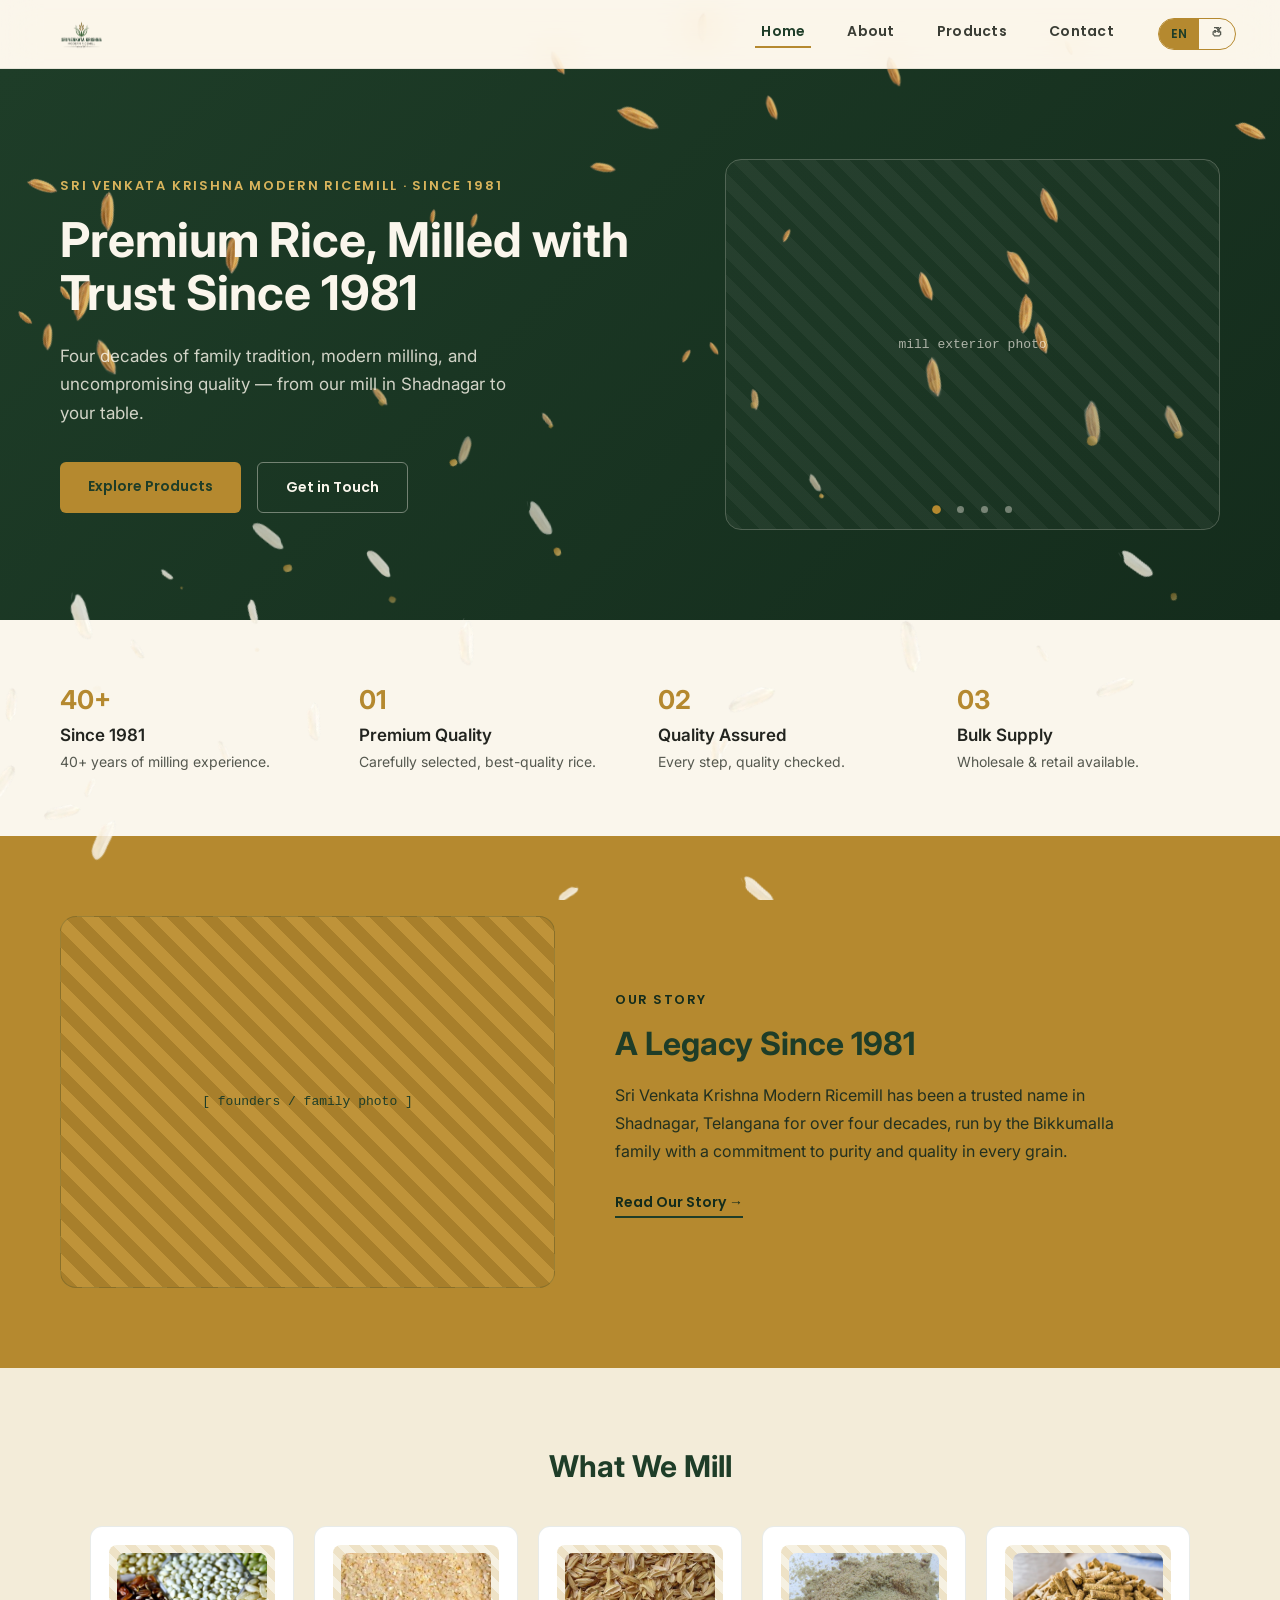
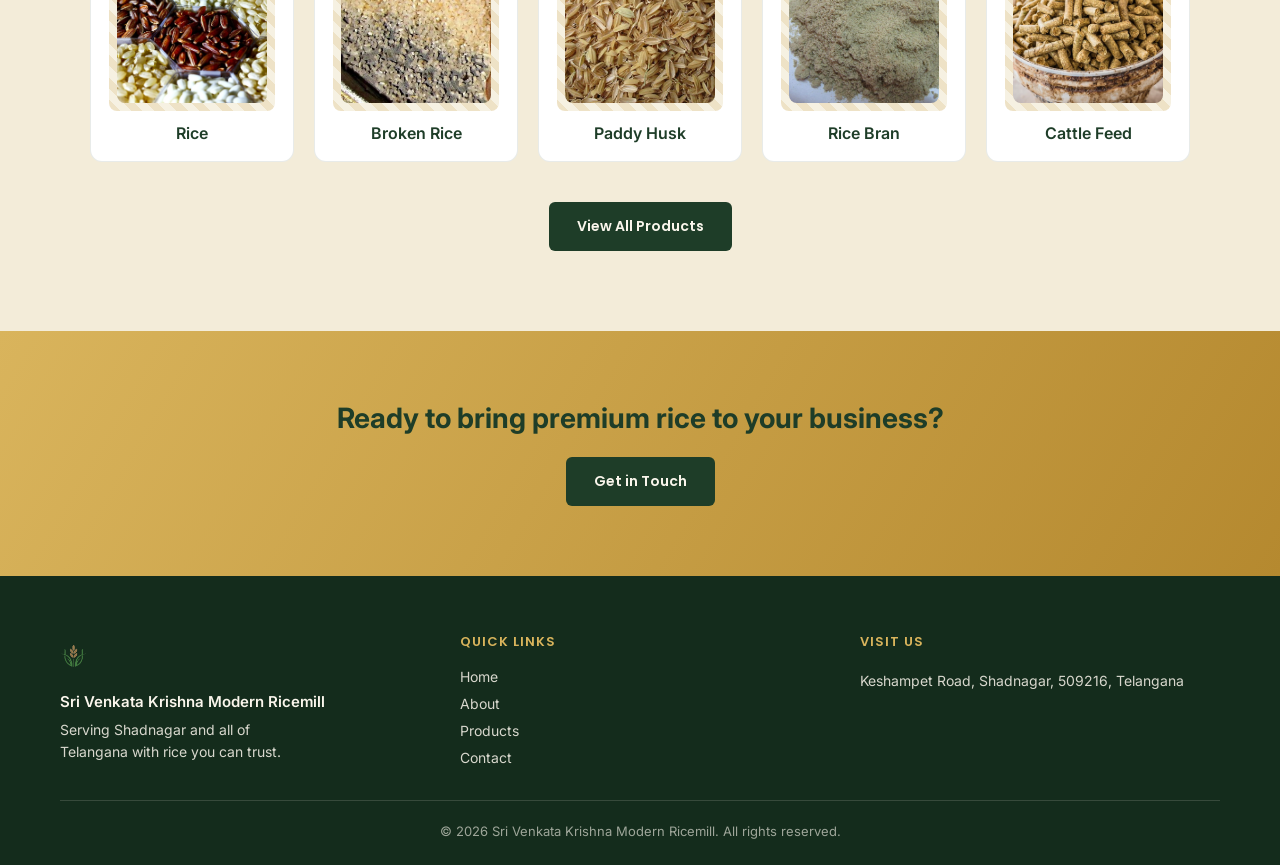
<file: index.html>
<!DOCTYPE html>
<html lang="en">
<head>
<meta charset="UTF-8" />
<meta name="viewport" content="width=device-width, initial-scale=1.0" />
<title>Sri Venkata Krishna Modern Ricemill</title>
<meta name="description" content="Sri Venkata Krishna Modern Ricemill — premium rice milled with trust since 1981. Based in Shadnagar, Telangana." />
<link rel="icon" href="assets/logo-mark.png" type="image/png" />
<link rel="preconnect" href="https://fonts.googleapis.com" />
<link rel="preconnect" href="https://fonts.gstatic.com" crossorigin />
<link href="https://fonts.googleapis.com/css2?family=Poppins:wght@500;600;700;800&family=Inter:wght@400;500;600&family=Noto+Sans+Telugu:wght@400;500;600;700&display=swap" rel="stylesheet" />
<link rel="stylesheet" href="css/styles.css" />
</head>
<body>
<div id="app"></div>
<script src="js/grains.js"></script>
<script src="js/script.js"></script>
</body>
</html>
</file>
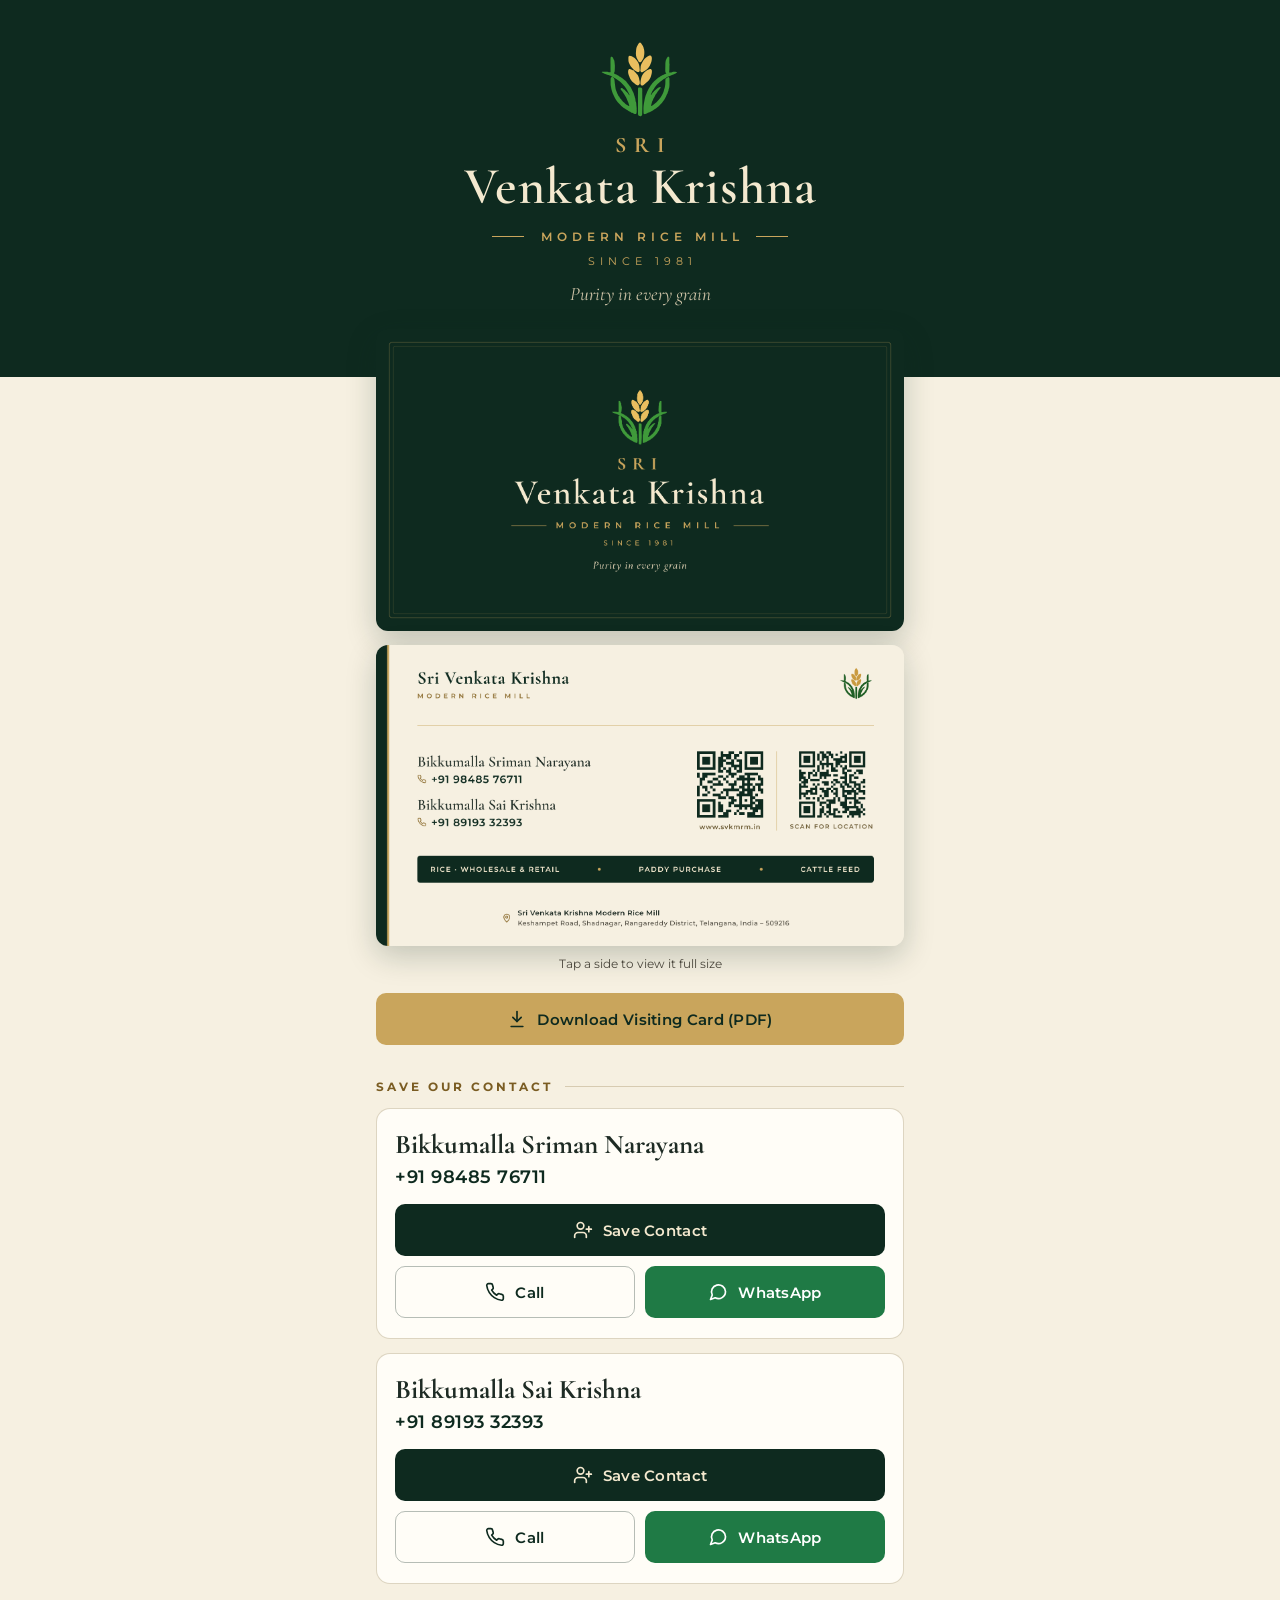
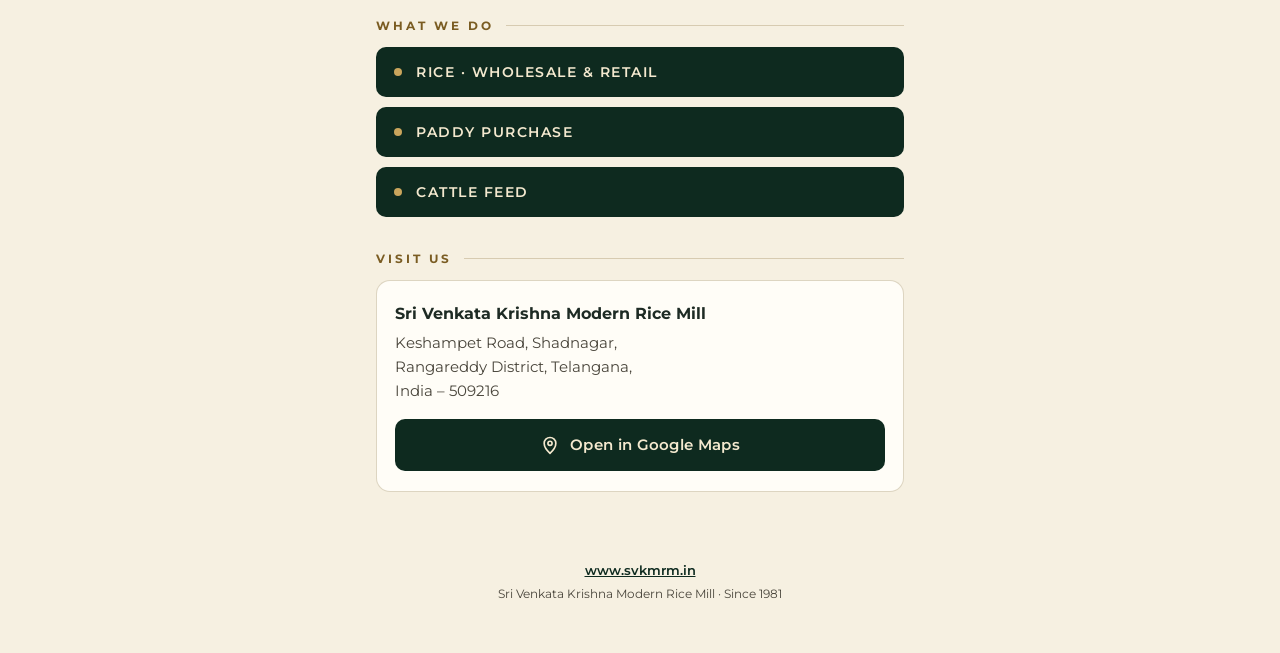
<file: card/index.html>
<!DOCTYPE html>
<html lang="en">
<head>
<meta charset="UTF-8" />
<meta name="viewport" content="width=device-width, initial-scale=1.0" />
<title>Visiting Card · Sri Venkata Krishna Modern Rice Mill</title>
<meta name="description" content="Save our contact, download our visiting card, call or WhatsApp us. Sri Venkata Krishna Modern Rice Mill, Shadnagar — since 1981." />
<meta name="theme-color" content="#0E2A1F" />
<link rel="icon" href="/assets/logo-mark.png" type="image/png" />
<meta property="og:type" content="website" />
<meta property="og:url" content="https://www.svkmrm.in/card" />
<meta property="og:title" content="Sri Venkata Krishna Modern Rice Mill — Visiting Card" />
<meta property="og:description" content="Save our contact, download our card, call or WhatsApp us. Rice wholesale &amp; retail · Paddy purchase · Cattle feed." />
<meta property="og:image" content="https://www.svkmrm.in/card/card-front.png" />
<meta property="og:image:width" content="3150" />
<meta property="og:image:height" content="1800" />
<meta name="twitter:card" content="summary_large_image" />
<link rel="preconnect" href="https://fonts.googleapis.com" />
<link rel="preconnect" href="https://fonts.gstatic.com" crossorigin />
<link href="https://fonts.googleapis.com/css2?family=Cormorant+Garamond:ital,wght@0,600;0,700;1,600&family=Montserrat:wght@500;600;700&display=swap" rel="stylesheet" />
<style>
  :root {
    --green: #0E2A1F;
    --green-2: #163A2B;
    --gold: #C9A55C;
    --gold-ink: #7A5C22;
    --cream: #F6F0E1;
    --cream-2: #EFE6CF;
    --ink: #1E2B24;
    --muted: #4A463C;
    --line: rgba(122, 92, 34, 0.25);
  }
  * { box-sizing: border-box; }
  html, body { margin: 0; padding: 0; }
  body {
    background: var(--cream);
    color: var(--ink);
    font-family: 'Montserrat', system-ui, sans-serif;
    -webkit-font-smoothing: antialiased;
  }
  a { color: inherit; }
  .serif { font-family: 'Cormorant Garamond', Georgia, serif; }

  /* Header */
  .hero {
    background: var(--green);
    color: #F4E9CF;
    text-align: center;
    padding: 40px 16px 72px;
  }
  .hero img { width: 84px; height: auto; display: block; margin: 0 auto 14px; }
  .hero .sri { margin: 0; font-family: 'Cormorant Garamond', serif; font-weight: 700; font-size: 22px; letter-spacing: 8px; color: var(--gold); padding-left: 8px; }
  .hero h1 { margin: 2px 0 0; font-family: 'Cormorant Garamond', serif; font-weight: 600; font-size: clamp(36px, 9vw, 52px); line-height: 1.05; letter-spacing: 1px; }
  .hero .mill { display: flex; align-items: center; justify-content: center; gap: 12px; margin: 14px 0 0; }
  .hero .mill span { font-size: 12px; font-weight: 600; letter-spacing: 5px; color: var(--gold); text-transform: uppercase; padding-left: 5px; }
  .hero .mill i { display: block; width: 32px; height: 1px; background: var(--gold); }
  .hero .since { margin: 10px 0 0; font-size: 11px; letter-spacing: 5px; color: var(--gold); text-transform: uppercase; padding-left: 5px; }
  .hero .tag { margin: 14px 0 0; font-family: 'Cormorant Garamond', serif; font-style: italic; font-size: 19px; color: #CFC4A8; }

  main { max-width: 560px; margin: 0 auto; padding: 0 16px 40px; }

  /* Card images */
  .cards { margin-top: -48px; display: grid; gap: 14px; }
  .cards a { display: block; border-radius: 12px; overflow: hidden; box-shadow: 0 10px 30px rgba(14, 42, 31, 0.22); }
  .cards img { display: block; width: 100%; height: auto; }
  .hint { margin: 10px 0 0; text-align: center; font-size: 12px; color: var(--muted); }

  /* Buttons */
  .btn {
    display: flex; align-items: center; justify-content: center; gap: 10px;
    min-height: 52px; padding: 0 18px; border-radius: 10px;
    font-family: 'Montserrat', sans-serif; font-size: 15px; font-weight: 600; letter-spacing: 0.3px;
    text-decoration: none; border: 1.5px solid transparent;
    transition: transform 0.15s ease, background 0.15s ease;
  }
  .btn:active { transform: scale(0.98); }
  .btn svg { width: 20px; height: 20px; flex-shrink: 0; }
  .btn-primary { background: var(--green); color: #F4E9CF; }
  .btn-primary:hover { background: var(--green-2); color: #F4E9CF; }
  .btn-gold { background: var(--gold); color: var(--green); }
  .btn-gold:hover { background: #D4B26B; color: var(--green); }
  .btn-outline { background: transparent; color: var(--green); border-color: rgba(14, 42, 31, 0.3); }
  .btn-outline:hover { background: rgba(14, 42, 31, 0.05); color: var(--green); }
  .btn-wa { background: #1F7A45; color: #fff; }
  .btn-wa:hover { background: #196A3B; color: #fff; }

  .download { margin-top: 22px; display: grid; gap: 10px; }

  /* Sections */
  section { margin-top: 34px; }
  .label {
    margin: 0 0 14px; display: flex; align-items: center; gap: 12px;
    font-size: 12px; font-weight: 700; letter-spacing: 3px; text-transform: uppercase; color: var(--gold-ink);
  }
  .label::after { content: ""; flex: 1; height: 1px; background: var(--line); }

  .person {
    background: #FFFDF7; border: 1px solid var(--line); border-radius: 14px;
    padding: 20px 18px; margin-bottom: 14px;
  }
  .person h2 { margin: 0; font-family: 'Cormorant Garamond', serif; font-weight: 700; font-size: 27px; line-height: 1.15; color: var(--ink); }
  .person .num { margin: 6px 0 16px; font-size: 18px; font-weight: 600; color: var(--green); letter-spacing: 0.5px; }
  .person .num a { text-decoration: none; }
  .actions { display: grid; grid-template-columns: 1fr 1fr; gap: 10px; }
  .actions .btn-primary { grid-column: 1 / -1; }

  .services { display: grid; gap: 10px; }
  .service {
    display: flex; align-items: center; gap: 14px;
    background: var(--green); color: #F4E9CF; border-radius: 10px; padding: 16px 18px;
    font-size: 14px; font-weight: 600; letter-spacing: 1.5px; text-transform: uppercase;
  }
  .service::before { content: ""; width: 8px; height: 8px; border-radius: 50%; background: var(--gold); flex-shrink: 0; }

  .address {
    background: #FFFDF7; border: 1px solid var(--line); border-radius: 14px; padding: 20px 18px;
  }
  .address p { margin: 0; font-size: 15px; line-height: 1.6; color: var(--muted); }
  .address strong { display: block; color: var(--ink); font-size: 16px; margin-bottom: 4px; }
  .address .btn { margin-top: 16px; }

  footer { text-align: center; padding: 30px 16px 40px; font-size: 13px; color: var(--muted); }
  footer a { color: var(--green); font-weight: 600; }
  footer .small { margin-top: 8px; font-size: 12px; }
</style>
</head>
<body>

<header class="hero">
  <img src="/card/logo-dark.svg" alt="Sri Venkata Krishna Modern Rice Mill logo" width="84" height="78" />
  <p class="sri">SRI</p>
  <h1>Venkata Krishna</h1>
  <div class="mill"><i></i><span>Modern Rice Mill</span><i></i></div>
  <p class="since">Since 1981</p>
  <p class="tag">Purity in every grain</p>
</header>

<main>
  <div class="cards">
    <a href="/card/card-front.png" target="_blank" rel="noopener"><img src="/card/card-front.png" alt="Visiting card front: Sri Venkata Krishna Modern Rice Mill, since 1981" width="3150" height="1800" /></a>
    <a href="/card/card-back.png" target="_blank" rel="noopener"><img src="/card/card-back.png" alt="Visiting card back: Bikkumalla Sriman Narayana +91 98485 76711, Bikkumalla Sai Krishna +91 89193 32393, Keshampet Road, Shadnagar" width="3150" height="1800" loading="lazy" /></a>
  </div>
  <p class="hint">Tap a side to view it full size</p>

  <div class="download">
    <a class="btn btn-gold" href="/card/SVK-Rice-Mill-Visiting-Card.pdf" download="SVK-Rice-Mill-Visiting-Card.pdf">
      <svg viewBox="0 0 24 24" fill="none" stroke="currentColor" stroke-width="2" stroke-linecap="round" stroke-linejoin="round" aria-hidden="true"><path d="M12 3v12"/><path d="m7 10 5 5 5-5"/><path d="M5 21h14"/></svg>
      Download Visiting Card (PDF)
    </a>
  </div>

  <section aria-labelledby="contact-h">
    <p class="label" id="contact-h">Save our contact</p>

    <div class="person">
      <h2>Bikkumalla Sriman Narayana</h2>
      <p class="num"><a href="tel:+919848576711">+91 98485 76711</a></p>
      <div class="actions">
        <a class="btn btn-primary" href="/card/Bikkumalla_Sriman_Narayana.vcf" download>
          <svg viewBox="0 0 24 24" fill="none" stroke="currentColor" stroke-width="2" stroke-linecap="round" stroke-linejoin="round" aria-hidden="true"><path d="M16 21v-2a4 4 0 0 0-4-4H6a4 4 0 0 0-4 4v2"/><circle cx="9" cy="7" r="4"/><path d="M19 8v6"/><path d="M22 11h-6"/></svg>
          Save Contact
        </a>
        <a class="btn btn-outline" href="tel:+919848576711">
          <svg viewBox="0 0 24 24" fill="none" stroke="currentColor" stroke-width="2" stroke-linecap="round" stroke-linejoin="round" aria-hidden="true"><path d="M22 16.9v3a2 2 0 0 1-2.2 2 19.8 19.8 0 0 1-8.6-3.1 19.5 19.5 0 0 1-6-6A19.8 19.8 0 0 1 2.1 4.2 2 2 0 0 1 4.1 2h3a2 2 0 0 1 2 1.7c.1.9.4 1.8.7 2.7a2 2 0 0 1-.5 2.1L8 9.8a16 16 0 0 0 6 6l1.3-1.3a2 2 0 0 1 2.1-.4c.9.3 1.8.6 2.7.7a2 2 0 0 1 1.7 2z"/></svg>
          Call
        </a>
        <a class="btn btn-wa" href="https://wa.me/919848576711" target="_blank" rel="noopener">
          <svg viewBox="0 0 24 24" fill="none" stroke="currentColor" stroke-width="2" stroke-linecap="round" stroke-linejoin="round" aria-hidden="true"><path d="M21 11.5a8.4 8.4 0 0 1-12.4 7.4L3 21l2.1-5.4A8.4 8.4 0 1 1 21 11.5z"/></svg>
          WhatsApp
        </a>
      </div>
    </div>

    <div class="person">
      <h2>Bikkumalla Sai Krishna</h2>
      <p class="num"><a href="tel:+918919332393">+91 89193 32393</a></p>
      <div class="actions">
        <a class="btn btn-primary" href="/card/Bikkumalla_Sai_Krishna.vcf" download>
          <svg viewBox="0 0 24 24" fill="none" stroke="currentColor" stroke-width="2" stroke-linecap="round" stroke-linejoin="round" aria-hidden="true"><path d="M16 21v-2a4 4 0 0 0-4-4H6a4 4 0 0 0-4 4v2"/><circle cx="9" cy="7" r="4"/><path d="M19 8v6"/><path d="M22 11h-6"/></svg>
          Save Contact
        </a>
        <a class="btn btn-outline" href="tel:+918919332393">
          <svg viewBox="0 0 24 24" fill="none" stroke="currentColor" stroke-width="2" stroke-linecap="round" stroke-linejoin="round" aria-hidden="true"><path d="M22 16.9v3a2 2 0 0 1-2.2 2 19.8 19.8 0 0 1-8.6-3.1 19.5 19.5 0 0 1-6-6A19.8 19.8 0 0 1 2.1 4.2 2 2 0 0 1 4.1 2h3a2 2 0 0 1 2 1.7c.1.9.4 1.8.7 2.7a2 2 0 0 1-.5 2.1L8 9.8a16 16 0 0 0 6 6l1.3-1.3a2 2 0 0 1 2.1-.4c.9.3 1.8.6 2.7.7a2 2 0 0 1 1.7 2z"/></svg>
          Call
        </a>
        <a class="btn btn-wa" href="https://wa.me/918919332393" target="_blank" rel="noopener">
          <svg viewBox="0 0 24 24" fill="none" stroke="currentColor" stroke-width="2" stroke-linecap="round" stroke-linejoin="round" aria-hidden="true"><path d="M21 11.5a8.4 8.4 0 0 1-12.4 7.4L3 21l2.1-5.4A8.4 8.4 0 1 1 21 11.5z"/></svg>
          WhatsApp
        </a>
      </div>
    </div>
  </section>

  <section aria-labelledby="services-h">
    <p class="label" id="services-h">What we do</p>
    <div class="services">
      <div class="service">Rice · Wholesale &amp; Retail</div>
      <div class="service">Paddy Purchase</div>
      <div class="service">Cattle Feed</div>
    </div>
  </section>

  <section aria-labelledby="visit-h">
    <p class="label" id="visit-h">Visit us</p>
    <div class="address">
      <p><strong>Sri Venkata Krishna Modern Rice Mill</strong>Keshampet Road, Shadnagar,<br />Rangareddy District, Telangana,<br />India – 509216</p>
      <a class="btn btn-primary" href="https://maps.app.goo.gl/TxWxw6xdTASkwGRp6" target="_blank" rel="noopener">
        <svg viewBox="0 0 24 24" fill="none" stroke="currentColor" stroke-width="2" stroke-linecap="round" stroke-linejoin="round" aria-hidden="true"><path d="M12 22s7-6.2 7-12a7 7 0 0 0-14 0c0 5.8 7 12 7 12z"/><circle cx="12" cy="10" r="2.5"/></svg>
        Open in Google Maps
      </a>
    </div>
  </section>
</main>

<footer>
  <a href="/">www.svkmrm.in</a>
  <p class="small">Sri Venkata Krishna Modern Rice Mill · Since 1981</p>
</footer>

</body>
</html>
</file>
<file: css/styles.css>
:root {
  --bg: #faf6ec;
  --bg-alt: #f3ecd9;
  --text: #22241f;
  --muted: #55584f;
  --muted-2: #45473f;
  --green: #1e3d28;
  --green-dark: #142c1c;
  --gold: #b5892f;
  --gold-light: #d9b45c;
  --border: rgba(30, 61, 40, 0.14);
  --border-soft: rgba(30, 61, 40, 0.1);
}

* { box-sizing: border-box; }

html, body {
  margin: 0;
  padding: 0;
  background: var(--bg);
  color: var(--text);
  font-family: 'Inter', 'Noto Sans Telugu', sans-serif;
  min-height: 100vh;
  scroll-behavior: smooth;
}

a { color: var(--green); text-decoration: none; }
a:hover { color: var(--gold); }

input::placeholder, textarea::placeholder { color: #9a978c; }

.heading, h1, h2, h3 { font-family: 'Poppins', 'Noto Sans Telugu', sans-serif; }

.hidden { display: none !important; }

button { font-family: inherit; }

/* ===== GRAIN ANIMATION LAYER ===== */
/* Fixed layer of drifting paddy/rice sprites. It sits above each section's
   background (z-index 1) but below its content (z-index 2), so grains float
   over the colour fields without ever obscuring text. Driven by js/grains.js. */
.grain-layer {
  position: fixed;
  inset: 0;
  z-index: 1;
  pointer-events: none;
  overflow: hidden;
  contain: strict;
  opacity: 0;
  visibility: hidden;
}
.grain {
  position: absolute;
  left: 0;
  top: 0;
  will-change: transform, filter;
  filter: brightness(1.1) saturate(1.06);
}
.grain img {
  position: absolute;
  left: 0;
  top: 0;
  width: 100%;
  height: 100%;
}
.grain-rice { opacity: 0; }
.grain-husk {
  position: absolute;
  left: 26%;
  top: 34%;
  width: 44%;
  height: 30%;
  border-radius: 60% 60% 50% 50%;
  background: linear-gradient(150deg, #e2c176, #a97b2c);
  opacity: 0;
}

/* Lift section content above the grain layer. */
.hero > div,
.trust-grid > div,
.about-teaser > *,
.products-teaser > *,
.cta-banner > * {
  position: relative;
  z-index: 2;
}

@media (prefers-reduced-motion: reduce) {
  .grain { transition: none !important; }
}

/* Mobile: each filtered grain forces its own compositing pass, and the 10%
   brightness lift is imperceptible at phone scale — drop it and promote only
   the transform. Desktop keeps the design's filter untouched. */
@media (max-width: 900px) {
  .grain {
    filter: none;
    will-change: transform;
  }
}

/* ===== NAV ===== */
.navbar {
  position: sticky;
  top: 0;
  z-index: 50;
  display: flex;
  flex-wrap: wrap;
  align-items: center;
  justify-content: space-between;
  gap: 16px;
  padding: 9px 44px;
  /* Solid fallback: without backdrop-filter a translucent bar would leave
     dark nav text sitting straight on the hero, so those browsers keep this. */
  background: var(--bg);
  border-bottom: 1px solid var(--border);
}

/* Frosted glass at 0.62 — thin enough that whatever is behind reads clearly
   through the bar. That only works because .nav-link was darkened to #3a3d35
   to go with it: composited over the dark green hero this leaves the links at
   about 4.9:1, and over the near-black footer (the worst case on the site)
   about 4.6:1, both clear of the 4.5:1 AA floor for 14px text. Thinning the
   alpha further means darkening the links again, or they stop being readable
   wherever a dark section passes underneath. */
@supports ((backdrop-filter: blur(1px)) or (-webkit-backdrop-filter: blur(1px))) {
  .navbar {
    background: rgba(250, 246, 236, 0.62);
    -webkit-backdrop-filter: blur(18px) saturate(150%);
    backdrop-filter: blur(18px) saturate(150%);
    border-bottom: 1px solid rgba(30, 61, 40, 0.09);
  }
}

/* The logo sets the bar's height, so it is the lever for how tall the bar is. */
.navbar-logo { height: 50px; cursor: pointer; }

.nav-right {
  display: flex;
  align-items: center;
  gap: 30px;
  flex-wrap: wrap;
}

.nav-link {
  font-family: 'Poppins', 'Noto Sans Telugu', sans-serif;
  font-weight: 600;
  font-size: 14px;
  letter-spacing: 0.02em;
  /* Darker than --muted so the links survive the thin, translucent bar when
     the dark hero and footer scroll under it. See the .navbar @supports block. */
  color: #3a3d35;
  cursor: pointer;
  padding-bottom: 4px;
  border-bottom: 2px solid transparent;
  background: none;
  border-top: none;
  border-left: none;
  border-right: none;
}

.nav-link.active {
  color: var(--green);
  border-bottom: 2px solid var(--gold);
}

.lang-toggle {
  display: flex;
  align-items: center;
  border: 1px solid var(--gold);
  border-radius: 999px;
  overflow: hidden;
  margin-left: 8px;
}

.lang-btn {
  font-family: 'Poppins', sans-serif;
  font-weight: 600;
  font-size: 12px;
  padding: 6px 12px;
  cursor: pointer;
  color: var(--muted);
  background: none;
  border: none;
}

.lang-btn.active { background: var(--gold); color: var(--green); }

/* ===== SECTION HELPERS ===== */
.section-pad { padding: 80px 60px; }
.header-band {
  padding: 64px 60px;
  background: var(--green);
  color: var(--bg);
  text-align: center;
}
.header-band .page-title { font-weight: 700; font-size: 38px; margin-bottom: 14px; }
.header-band .page-subtitle { font-size: 16px; color: rgba(250,246,236,0.8); max-width: 620px; margin: 0 auto; }

.placeholder-photo {
  aspect-ratio: 4/3;
  border-radius: 16px;
  border: 1px solid var(--border);
  background: repeating-linear-gradient(45deg, #eef2ec, #eef2ec 12px, #f6f8f4 12px, #f6f8f4 24px);
  display: flex;
  align-items: center;
  justify-content: center;
  padding: 20px;
  text-align: center;
}
.placeholder-photo span { font-family: monospace; font-size: 13px; color: var(--muted); }

/* ===== HERO ===== */
.hero {
  display: grid;
  grid-template-columns: 1.1fr 0.9fr;
  gap: 60px;
  align-items: center;
  padding: 90px 60px;
  background: linear-gradient(135deg, var(--green), var(--green-dark));
  color: var(--bg);
}
.hero-kicker {
  font-family: 'Poppins', sans-serif;
  font-weight: 600;
  font-size: 13px;
  letter-spacing: 0.14em;
  color: var(--gold-light);
  text-transform: uppercase;
  margin-bottom: 18px;
}
.hero-title { font-weight: 700; font-size: 48px; line-height: 1.1; margin-bottom: 22px; }
.hero-subtitle {
  font-size: 17px;
  line-height: 1.7;
  color: rgba(250,246,236,0.82);
  max-width: 480px;
  margin-bottom: 34px;
}
.hero-ctas { display: flex; gap: 16px; flex-wrap: wrap; }

.btn {
  font-family: 'Poppins', sans-serif;
  font-weight: 600;
  font-size: 14px;
  padding: 14px 28px;
  border-radius: 6px;
  cursor: pointer;
  display: inline-block;
  border: none;
}
.btn-gold { background: var(--gold); color: var(--green); }
.btn-outline { background: transparent; color: var(--bg); border: 1px solid rgba(250,246,236,0.4); }
.btn-dark { background: var(--green); color: var(--bg); }

.hero-visual {
  position: relative;
  aspect-ratio: 4/3;
  border-radius: 16px;
  border: 1px solid rgba(250,246,236,0.25);
  overflow: hidden;
}
.hero-slide {
  position: absolute;
  inset: 0;
  display: flex;
  align-items: center;
  justify-content: center;
  padding: 20px;
  text-align: center;
  background: repeating-linear-gradient(45deg, rgba(250,246,236,0.06), rgba(250,246,236,0.06) 12px, rgba(250,246,236,0.02) 12px, rgba(250,246,236,0.02) 24px);
  transition: opacity 1s ease;
  opacity: 0;
}
.hero-slide.active { opacity: 1; }
.hero-slide span { font-family: monospace; font-size: 13px; color: rgba(250,246,236,0.65); }
.hero-slide img { width: 100%; height: 100%; object-fit: cover; }
.hero-dots {
  position: absolute;
  bottom: 8px;
  left: 0;
  right: 0;
  display: flex;
  justify-content: center;
  gap: 0;
  z-index: 3;
}
/* The button is a 24px tap target; the visible dot is the ::before inside it,
   so touch users get something they can actually hit. */
.hero-dot {
  width: 24px;
  height: 24px;
  padding: 0;
  border: none;
  background: none;
  cursor: pointer;
  display: flex;
  align-items: center;
  justify-content: center;
  -webkit-tap-highlight-color: transparent;
}
.hero-dot::before {
  content: '';
  width: 7px;
  height: 7px;
  border-radius: 50%;
  background: rgba(250, 246, 236, 0.4);
  transition: background 0.2s ease, transform 0.2s ease;
}
.hero-dot:hover::before { background: rgba(250, 246, 236, 0.75); }
.hero-dot.active::before,
.hero-dot.active:hover::before {
  background: var(--gold);
  transform: scale(1.25);
}
.hero-dot:focus-visible {
  outline: 2px solid var(--gold-light);
  outline-offset: -2px;
  border-radius: 50%;
}

/* ===== TRUST ===== */
.trust-grid {
  display: grid;
  grid-template-columns: repeat(auto-fit, minmax(200px, 1fr));
  gap: 36px;
  padding: 64px 60px;
  background: var(--bg);
}
.trust-mark { font-weight: 700; font-size: 26px; color: var(--gold); margin-bottom: 10px; }
.trust-title { font-weight: 600; font-size: 17px; margin-bottom: 6px; }
.trust-desc { font-size: 14px; color: var(--muted); line-height: 1.5; }

/* ===== ABOUT TEASER ===== */
.about-teaser {
  display: grid;
  grid-template-columns: 0.9fr 1.1fr;
  gap: 60px;
  align-items: center;
  padding: 80px 60px;
  background: var(--gold);
}

/* Copy on the gold band is darkened for contrast. */
.about-teaser .eyebrow { color: var(--green-dark); }
.about-teaser .about-teaser-text { color: #22301f; }
.about-teaser .link-cta {
  color: var(--green-dark);
  border-bottom-color: var(--green);
}
.about-teaser .placeholder-photo {
  background: repeating-linear-gradient(45deg, #a87f2b, #a87f2b 12px, #bf9339 12px, #bf9339 24px);
  border-color: rgba(30, 61, 40, 0.22);
}
.about-teaser .placeholder-photo span { color: var(--green); }
.eyebrow {
  font-family: 'Poppins', sans-serif;
  font-weight: 600;
  font-size: 13px;
  letter-spacing: 0.12em;
  color: var(--gold);
  text-transform: uppercase;
  margin-bottom: 14px;
}
.about-teaser-title { font-weight: 700; font-size: 32px; margin-bottom: 18px; color: var(--green); }
.about-teaser-text { font-size: 16px; line-height: 1.75; color: var(--muted-2); margin-bottom: 26px; max-width: 520px; }
.link-cta {
  font-family: 'Poppins', sans-serif;
  font-weight: 600;
  font-size: 14px;
  color: var(--green);
  border-bottom: 2px solid var(--gold);
  padding-bottom: 4px;
  cursor: pointer;
  background: none;
  border-top: none; border-left: none; border-right: none;
}

/* ===== PRODUCTS TEASER (home) ===== */
.products-teaser { padding: 80px 60px; background: var(--bg-alt); }
.section-title-center { font-weight: 700; font-size: 30px; color: var(--green); text-align: center; margin-bottom: 42px; }
.products-teaser-grid {
  display: grid;
  grid-template-columns: repeat(auto-fit, minmax(180px, 1fr));
  gap: 20px;
  max-width: 1100px;
  margin: 0 auto 40px;
}
.product-mini-card {
  background: #ffffff;
  border-radius: 12px;
  padding: 18px;
  text-align: center;
  border: 1px solid var(--border-soft);
}
.product-mini-photo {
  aspect-ratio: 1/1;
  border-radius: 8px;
  margin-bottom: 12px;
  background: repeating-linear-gradient(45deg, #eee2c6, #eee2c6 8px, #f6f1e2 8px, #f6f1e2 16px);
  display: flex;
  align-items: center;
  justify-content: center;
  padding: 8px;
  text-align: center;
}
.product-mini-photo span { font-family: monospace; font-size: 10px; color: #8b6239; }
.product-mini-photo img { width: 100%; height: 100%; object-fit: cover; border-radius: inherit; }
.product-mini-name { font-weight: 600; font-size: 16px; color: var(--green); }
.center { text-align: center; }

/* ===== CTA BANNER ===== */
.cta-banner {
  padding: 70px 60px;
  background: linear-gradient(120deg, var(--gold-light), var(--gold));
  text-align: center;
}
.cta-banner-text { font-weight: 700; font-size: 28px; color: var(--green); margin-bottom: 22px; }

/* ===== ABOUT PAGE ===== */
.about-story-section {
  display: grid;
  grid-template-columns: 0.9fr 1.1fr;
  gap: 60px;
  align-items: center;
  padding: 80px 60px;
  background: #ffffff;
}
.about-story-text { font-size: 16px; line-height: 1.8; color: var(--muted-2); }

.founders-section { padding: 70px 60px; background: var(--bg-alt); }
.founders-grid {
  display: grid;
  grid-template-columns: repeat(auto-fit, minmax(220px, 1fr));
  gap: 24px;
  max-width: 700px;
  margin: 0 auto;
}
.founder-card {
  background: #ffffff;
  border-radius: 14px;
  padding: 30px;
  text-align: center;
  border: 1px solid var(--border-soft);
}
.founder-avatar {
  width: 66px; height: 66px;
  border-radius: 50%;
  background: var(--green);
  color: var(--gold-light);
  display: flex; align-items: center; justify-content: center;
  font-family: 'Poppins', sans-serif;
  font-weight: 700; font-size: 20px;
  margin: 0 auto 16px;
}
.founder-name { font-weight: 600; font-size: 17px; color: var(--green); }
.founder-role {
  font-family: 'Poppins', sans-serif;
  font-weight: 600; font-size: 12px;
  letter-spacing: 0.08em; text-transform: uppercase;
  color: var(--gold); margin-top: 6px;
}

.values-section { padding: 80px 60px; background: #ffffff; }
.values-grid {
  display: grid;
  grid-template-columns: repeat(auto-fit, minmax(220px, 1fr));
  gap: 22px;
  max-width: 1100px;
  margin: 0 auto;
}
.value-card {
  background: var(--bg);
  border: 1px solid var(--border-soft);
  border-radius: 12px;
  padding: 26px;
}
.value-title { font-weight: 600; font-size: 17px; color: var(--green); margin-bottom: 10px; }
.value-desc { font-size: 14px; color: var(--muted); line-height: 1.6; }

.serve-section {
  padding: 80px 60px;
  background: var(--green-dark);
  color: var(--bg);
  border-top: 2px solid var(--gold);
  border-bottom: 2px solid var(--gold);
}
.serve-title { font-weight: 700; font-size: 28px; text-align: center; }
.serve-underline { width: 60px; height: 3px; background: var(--gold-light); margin: 16px auto 42px; border-radius: 2px; }
.serve-grid {
  display: grid;
  grid-template-columns: repeat(auto-fit, minmax(190px, 1fr));
  gap: 20px;
  max-width: 1000px;
  margin: 0 auto;
}
.serve-item {
  background: rgba(255,255,255,0.06);
  border: 1px solid rgba(217,180,92,0.35);
  border-radius: 12px;
  padding: 22px;
  display: flex;
  flex-direction: column;
  align-items: center;
  gap: 12px;
}
.serve-icon-circle {
  width: 48px; height: 48px;
  border-radius: 50%;
  background: var(--gold-light);
  display: flex; align-items: center; justify-content: center;
  flex-shrink: 0;
}
.serve-icon-inner { position: relative; width: 22px; height: 20px; }
.serve-item span.label { font-size: 14px; text-align: center; }

/* Serve icon shapes */
.icon-store .tri { position: absolute; top: 0; left: 0; width: 0; height: 0; border-left: 11px solid transparent; border-right: 11px solid transparent; border-bottom: 8px solid var(--green); }
.icon-store .body { position: absolute; top: 8px; left: 2px; width: 18px; height: 12px; background: var(--green); border-radius: 0 0 2px 2px; }
.icon-store .door { position: absolute; top: 12px; left: 9px; width: 4px; height: 8px; background: var(--gold-light); }

.icon-warehouse .roof { position: absolute; top: 0; left: 0; width: 0; height: 0; border-left: 11px solid transparent; border-right: 11px solid transparent; border-bottom: 7px solid var(--green); }
.icon-warehouse .body { position: absolute; top: 6px; left: 1px; width: 20px; height: 14px; background: var(--green); }
.icon-warehouse .win1 { position: absolute; top: 10px; left: 4px; width: 4px; height: 4px; background: var(--gold-light); }
.icon-warehouse .win2 { position: absolute; top: 10px; left: 14px; width: 4px; height: 4px; background: var(--gold-light); }

.icon-cart .basket { position: absolute; top: 2px; left: 2px; width: 18px; height: 10px; background: var(--green); border-radius: 2px; }
.icon-cart .wheel1 { position: absolute; bottom: 0; left: 4px; width: 5px; height: 5px; background: var(--green); border-radius: 50%; }
.icon-cart .wheel2 { position: absolute; bottom: 0; left: 13px; width: 5px; height: 5px; background: var(--green); border-radius: 50%; }

.icon-ring .circle { position: absolute; top: 2px; left: 2px; width: 18px; height: 18px; border: 3px solid var(--green); border-radius: 50%; box-sizing: border-box; }

.icon-hotel .base { position: absolute; bottom: 2px; left: 0; width: 22px; height: 8px; background: var(--green); border-radius: 2px; }
.icon-hotel .pillow { position: absolute; bottom: 8px; left: 2px; width: 7px; height: 6px; background: var(--green); border-radius: 2px; }
.icon-hotel .leg1 { position: absolute; bottom: 0; left: 1px; width: 3px; height: 4px; background: var(--green); }
.icon-hotel .leg2 { position: absolute; bottom: 0; right: 1px; width: 3px; height: 4px; background: var(--green); }

.icon-caterer .dome { position: absolute; top: 2px; left: 3px; width: 16px; height: 8px; background: var(--green); border-radius: 16px 16px 0 0; }
.icon-caterer .tray { position: absolute; top: 10px; left: 1px; width: 20px; height: 3px; background: var(--green); border-radius: 2px; }
.icon-caterer .knob { position: absolute; top: 9px; left: 9px; width: 4px; height: 3px; background: var(--green); }

.icon-institution .diamond { position: absolute; top: 2px; left: 3px; width: 16px; height: 16px; background: var(--green); transform: scaleY(0.45) rotate(45deg); }
.icon-institution .stem { position: absolute; top: 11px; left: 9px; width: 3px; height: 8px; background: var(--green); }

.icon-corporate .building { position: absolute; top: 6px; left: 1px; width: 20px; height: 12px; background: var(--green); border-radius: 2px; }
.icon-corporate .roofline { position: absolute; top: 2px; left: 7px; width: 8px; height: 5px; border: 2.5px solid var(--green); border-bottom: none; border-radius: 4px 4px 0 0; box-sizing: border-box; }
.icon-corporate .doorway { position: absolute; top: 10px; left: 9px; width: 4px; height: 2px; background: var(--gold-light); }

/* ===== PRODUCTS PAGE ===== */
.products-page-grid {
  padding: 80px 60px;
  background: #ffffff;
}
.products-page-grid .grid-inner {
  display: grid;
  grid-template-columns: repeat(auto-fit, minmax(220px, 1fr));
  gap: 26px;
  max-width: 1200px;
  margin: 0 auto;
}
.product-card {
  background: var(--bg);
  border-radius: 14px;
  overflow: hidden;
  border: 1px solid var(--border-soft);
}
.product-card-photo {
  aspect-ratio: 1/1;
  background: repeating-linear-gradient(45deg, #eee2c6, #eee2c6 10px, #f6f1e2 10px, #f6f1e2 20px);
  display: flex; align-items: center; justify-content: center;
  padding: 14px; text-align: center;
}
.product-card-photo span { font-family: monospace; font-size: 12px; color: #8b6239; }
.product-card-photo img { width: 100%; height: 100%; object-fit: cover; }
.product-card-body { padding: 20px; }
.product-card-name { font-weight: 600; font-size: 17px; color: var(--green); margin-bottom: 8px; }
.product-card-desc { font-size: 14px; color: var(--muted); line-height: 1.5; }

.brands-section { padding: 70px 60px; background: var(--bg-alt); text-align: center; }
.brands-title { font-weight: 700; font-size: 28px; color: var(--green); margin-bottom: 34px; }
.brands-rows { display: flex; flex-direction: column; gap: 22px; max-width: 1000px; margin: 0 auto; overflow: hidden; }
.marquee-mask {
  overflow: hidden;
  -webkit-mask-image: linear-gradient(90deg, transparent, #000 8%, #000 92%, transparent);
  mask-image: linear-gradient(90deg, transparent, #000 8%, #000 92%, transparent);
}
.marquee-track { display: flex; gap: 20px; width: max-content; }
.marquee-ltr { animation: marqueeLTR 26s linear infinite; }
.marquee-rtl { animation: marqueeRTL 26s linear infinite; }
@keyframes marqueeLTR { from { transform: translateX(-50%); } to { transform: translateX(0); } }
@keyframes marqueeRTL { from { transform: translateX(0); } to { transform: translateX(-50%); } }

/* Hold the row still so a brand can actually be read once it catches the eye.
   focus-within covers keyboard users tabbing through the logos. */
.marquee-mask:hover .marquee-track,
.marquee-mask:focus-within .marquee-track {
  animation-play-state: paused;
}

/* No auto-scroll for anyone who asked not to see motion — the row becomes a
   plain horizontally scrollable strip instead, so every brand stays reachable. */
@media (prefers-reduced-motion: reduce) {
  .marquee-ltr, .marquee-rtl { animation: none; }
  .marquee-mask { overflow-x: auto; }
}
.brand-item { display: flex; flex-direction: column; align-items: center; gap: 10px; flex-shrink: 0; width: 168px; }
.brand-logo {
  width: 83px; height: 83px;
  border-radius: 16px;
  background: #ffffff;
  border: 1px solid var(--gold);
  display: flex; align-items: center; justify-content: center;
  padding: 8px;
  box-sizing: border-box;
  overflow: hidden;
}
.brand-logo:has(span) { background: repeating-linear-gradient(45deg, #eee2c6, #eee2c6 8px, #f6f1e2 8px, #f6f1e2 16px); }
.brand-logo span { font-family: monospace; font-size: 9px; color: #8b6239; }
.brand-logo img { max-width: 100%; max-height: 100%; object-fit: contain; }
.brand-name { font-family: 'Poppins', sans-serif; font-weight: 500; font-size: 12px; color: var(--green); text-align: center; }
.brands-more { font-family: 'Poppins', sans-serif; font-weight: 600; font-size: 14px; color: #8b6239; }

.packaging-section { padding: 80px 60px; background: #ffffff; text-align: center; }
.packaging-title { font-weight: 700; font-size: 28px; color: var(--green); margin-bottom: 12px; }
.packaging-note { font-size: 15px; color: var(--muted); margin-bottom: 42px; }
.packaging-sizes { display: flex; flex-wrap: wrap; justify-content: center; gap: 34px; }
.size-item { width: 110px; text-align: center; }
.size-label { font-family: 'Poppins', sans-serif; font-weight: 700; font-size: 17px; color: var(--green); margin-bottom: 10px; }
.bag-tie { width: 22px; height: 16px; background: #d9ac4f; border: 1.5px solid #8b6239; border-radius: 6px 6px 2px 2px; margin: 0 auto -6px; position: relative; z-index: 2; }
.bag-body {
  width: 100px; height: 110px;
  background: linear-gradient(180deg, #e8c471, #d9ac4f);
  clip-path: polygon(16% 0%, 84% 0%, 100% 14%, 100% 100%, 0% 100%, 0% 14%);
  position: relative; margin: 0 auto;
  display: flex; flex-direction: column; align-items: center; padding-top: 18px;
}
.bag-seal {
  width: 44px; height: 44px; border-radius: 50%;
  background: var(--bg); border: 1.5px solid #8b6239;
  display: flex; align-items: center; justify-content: center;
  padding: 6px; box-sizing: border-box;
}
.bag-seal img { width: 100%; height: 100%; object-fit: contain; }
.bag-label {
  font-family: 'Poppins', sans-serif;
  font-weight: 700; font-size: 8px;
  letter-spacing: 0.03em; color: var(--green);
  line-height: 1.3; margin-top: 6px; text-align: center;
}
.bag-shadow { width: 76px; height: 9px; background: rgba(34,36,31,0.14); border-radius: 50%; margin: 3px auto 0; filter: blur(2px); }

/* ===== CONTACT PAGE ===== */
.contact-grid {
  display: grid;
  grid-template-columns: 1.2fr 0.8fr;
  gap: 46px;
  padding: 80px 60px;
  background: #ffffff;
  max-width: 1200px;
  margin: 0 auto;
}
.contact-form-card {
  background: var(--bg);
  border-radius: 16px;
  padding: 40px;
  border: 1px solid var(--border-soft);
}
.form-thanks { text-align: center; padding: 40px 10px; }
.form-thanks-text { font-weight: 600; font-size: 18px; color: var(--green); line-height: 1.6; }
.form-reset {
  display: inline-block; margin-top: 22px;
  font-family: 'Poppins', sans-serif; font-weight: 600; font-size: 14px;
  color: var(--green); border-bottom: 2px solid var(--gold);
  cursor: pointer; background: none; border-top: none; border-left: none; border-right: none;
}
.form-group { margin-bottom: 18px; }
.form-label { font-family: 'Poppins', sans-serif; font-weight: 600; font-size: 13px; color: var(--green); margin-bottom: 8px; }
.form-input, .form-select, .form-textarea {
  width: 100%;
  box-sizing: border-box;
  padding: 12px 14px;
  border: 1px solid rgba(30,61,40,0.25);
  border-radius: 8px;
  font-family: 'Inter', sans-serif;
  font-size: 15px;
  background: #ffffff;
}
.form-textarea { resize: vertical; }
.form-submit {
  width: 100%;
  font-family: 'Poppins', sans-serif; font-weight: 600; font-size: 15px;
  background: var(--gold); color: var(--green);
  padding: 14px; border: none; border-radius: 8px; cursor: pointer;
}
.form-submit:disabled { opacity: 0.65; cursor: not-allowed; }
.form-error {
  background: #fbeaea;
  border: 1px solid #d98c8c;
  color: #8a2e2e;
  font-size: 13px;
  padding: 10px 14px;
  border-radius: 8px;
  margin-bottom: 14px;
}

.contact-side { display: flex; flex-direction: column; gap: 20px; }
.address-card-title {
  font-family: 'Poppins', sans-serif; font-weight: 600; font-size: 13px;
  letter-spacing: 0.1em; text-transform: uppercase; margin-bottom: 18px;
  color: var(--gold);
}
.address-card { background: var(--bg); border: 1px solid var(--border-soft); border-radius: 16px; padding: 30px; }
.address-text { font-size: 15px; line-height: 1.6; color: var(--text); margin-bottom: 20px; }
.directions-btn {
  display: inline-block; font-family: 'Poppins', sans-serif; font-weight: 600; font-size: 14px;
  background: var(--green); color: var(--bg); padding: 12px 22px; border-radius: 6px;
}

/* ===== FOOTER ===== */
.footer { background: var(--green-dark); color: rgba(250,246,236,0.85); padding: 56px 60px 26px; }
.footer-grid {
  display: grid;
  grid-template-columns: repeat(auto-fit, minmax(220px, 1fr));
  gap: 40px;
  max-width: 1200px;
  margin: 0 auto 34px;
}
.footer-logo { height: 42px; margin-bottom: 14px; }
.footer-brand-name { font-weight: 600; font-size: 15px; color: var(--bg); margin-bottom: 8px; }
.footer-tagline { font-size: 14px; line-height: 1.6; max-width: 260px; }
.footer-col-title {
  font-family: 'Poppins', sans-serif; font-weight: 600; font-size: 13px;
  letter-spacing: 0.08em; text-transform: uppercase; color: var(--gold-light); margin-bottom: 16px;
}
.footer-links { display: flex; flex-direction: column; gap: 10px; font-size: 14px; }
.footer-links span { cursor: pointer; color: rgba(250,246,236,0.85); }
.footer-links span:hover { color: var(--gold-light); }
.footer-contact-lines { font-size: 14px; line-height: 1.8; }
.footer-bottom { border-top: 1px solid rgba(250,246,236,0.15); padding-top: 22px; text-align: center; font-size: 13px; color: rgba(250,246,236,0.6); }

/* ===== LOGO MODAL ===== */
.logo-modal-overlay {
  display: none;
  position: fixed;
  inset: 0;
  background: rgba(20, 44, 28, 0.72);
  z-index: 200;
  align-items: center;
  justify-content: center;
  padding: 20px;
  box-sizing: border-box;
}
.logo-modal-overlay.active { display: flex; }
.logo-modal-circle {
  position: relative;
  width: min(320px, 80vw);
  height: min(320px, 80vw);
  border-radius: 50%;
  background: #ffffff;
  border: 6px solid var(--gold-light);
  box-shadow: 0 20px 60px rgba(0,0,0,0.35);
  display: flex;
  align-items: center;
  justify-content: center;
  padding: 34px;
  box-sizing: border-box;
  animation: logoPopIn 0.22s ease;
}
.logo-modal-close {
  position: absolute;
  top: -14px;
  right: -14px;
  width: 36px;
  height: 36px;
  border-radius: 50%;
  background: var(--green);
  color: var(--bg);
  border: 2px solid var(--gold-light);
  font-size: 20px;
  line-height: 1;
  cursor: pointer;
  display: flex;
  align-items: center;
  justify-content: center;
  padding: 0;
}
@keyframes logoPopIn {
  from { transform: scale(0.85); opacity: 0; }
  to { transform: scale(1); opacity: 1; }
}

/* ===== ANIMATED LOGO MARK (inside the modal) ===== */
/*
 * The logo mark rebuilt from ten cut-out parts and grown in sequence: the
 * stem rises, the leaves unfurl, the blades rise, the grains pop in one by
 * one, then the whole plant sways. Ported from the Claude Design artboard
 * "Logo Growth", keeping its durations, delays and easings verbatim.
 *
 * The artboard stages this on a 397x629 canvas, but the artwork only covers
 * x 19..383, y 190..537 of it. Positions here are re-based to that 364x347
 * content box and written as percentages, so the mark fills the modal and
 * scales with it instead of needing a fixed pixel size.
 */
.logo-anim {
  --sp: 1; /* duration multiplier — raise to slow the growth down */
  position: relative;
  width: 100%;
  aspect-ratio: 364 / 347;
  margin: 0 auto;
}
.logo-anim img {
  position: absolute;
  width: 100%;
  height: 100%;
}
.logo-anim-plant {
  position: absolute;
  inset: 0;
  /* Pivot matches the artboard's 50% 88% of the full stage, re-based. */
  transform-origin: 49.3% 104.8%;
  animation: lgSway 6s ease-in-out calc(3.4s * var(--sp)) infinite;
}

.logo-anim .lp-stem {
  left: 47.53%; top: 60.23%; width: 4.67%; height: 36.02%;
  transform-origin: 50% 100%;
  animation: lgRise calc(0.85s * var(--sp)) cubic-bezier(.22,.9,.3,1) both;
}
.logo-anim .lp-leaf-l {
  left: 0; top: 38.33%; width: 45.60%; height: 57.06%;
  transform-origin: 96% 98%;
  animation: lgUnfurlL calc(1.1s * var(--sp)) cubic-bezier(.18,.85,.3,1.02) calc(0.5s * var(--sp)) both;
}
.logo-anim .lp-leaf-r {
  left: 54.95%; top: 38.33%; width: 45.05%; height: 56.77%;
  transform-origin: 4% 98%;
  animation: lgUnfurlR calc(1.1s * var(--sp)) cubic-bezier(.18,.85,.3,1.02) calc(0.62s * var(--sp)) both;
}
.logo-anim .lp-blade-l {
  left: 12.91%; top: 18.16%; width: 4.95%; height: 22.19%;
  transform-origin: 50% 100%;
  animation: lgRise calc(0.7s * var(--sp)) cubic-bezier(.22,.9,.3,1) calc(1.05s * var(--sp)) both;
}
.logo-anim .lp-blade-r {
  left: 82.14%; top: 17.87%; width: 4.95%; height: 21.90%;
  transform-origin: 50% 100%;
  animation: lgRise calc(0.7s * var(--sp)) cubic-bezier(.22,.9,.3,1) calc(1.18s * var(--sp)) both;
}
.logo-anim .lp-grain-l2 {
  left: 34.89%; top: 35.45%; width: 14.29%; height: 21.33%;
  transform-origin: 96% 96%;
  animation: lgPop calc(0.72s * var(--sp)) cubic-bezier(.2,.8,.3,1) calc(1.35s * var(--sp)) both;
}
.logo-anim .lp-grain-r2 {
  left: 50.82%; top: 34.87%; width: 13.46%; height: 22.19%;
  transform-origin: 4% 96%;
  animation: lgPop calc(0.72s * var(--sp)) cubic-bezier(.2,.8,.3,1) calc(1.5s * var(--sp)) both;
}
.logo-anim .lp-grain-l1 {
  left: 34.89%; top: 17.29%; width: 14.29%; height: 21.90%;
  transform-origin: 96% 96%;
  animation: lgPop calc(0.72s * var(--sp)) cubic-bezier(.2,.8,.3,1) calc(1.72s * var(--sp)) both;
}
.logo-anim .lp-grain-r1 {
  left: 50.55%; top: 17.29%; width: 13.74%; height: 22.19%;
  transform-origin: 4% 96%;
  animation: lgPop calc(0.72s * var(--sp)) cubic-bezier(.2,.8,.3,1) calc(1.87s * var(--sp)) both;
}
.logo-anim .lp-grain-top {
  left: 44.51%; top: 0; width: 10.44%; height: 26.51%;
  transform-origin: 50% 98%;
  animation: lgPop calc(0.8s * var(--sp)) cubic-bezier(.2,.8,.3,1) calc(2.1s * var(--sp)) both;
}

/* Ground line the plant rises out of. The artboard used a design-system
   token that isn't defined in its bundle, so this uses the site's green. */
.logo-anim-soil {
  position: absolute;
  left: 13.6%;
  top: 97.7%;
  width: 71.43%;
  height: 2.31%;
  min-height: 3px;
  border-radius: 999px;
  background: rgba(30, 61, 40, 0.13);
  transform-origin: 50% 50%;
  animation: lgSoil calc(0.9s * var(--sp)) cubic-bezier(.22,.9,.3,1) both;
}

@keyframes lgRise {
  from { transform: scaleY(0); }
  to { transform: scaleY(1); }
}
@keyframes lgUnfurlL {
  0% { transform: scale(.15) rotate(-26deg); opacity: 0; }
  55% { opacity: 1; }
  100% { transform: scale(1) rotate(0deg); opacity: 1; }
}
@keyframes lgUnfurlR {
  0% { transform: scale(.15) rotate(26deg); opacity: 0; }
  55% { opacity: 1; }
  100% { transform: scale(1) rotate(0deg); opacity: 1; }
}
@keyframes lgPop {
  0% { transform: scale(0) rotate(-8deg); opacity: 0; }
  60% { opacity: 1; }
  72% { transform: scale(1.1) rotate(2deg); }
  100% { transform: scale(1) rotate(0deg); opacity: 1; }
}
@keyframes lgSway {
  0%, 100% { transform: rotate(-1.1deg); }
  50% { transform: rotate(1.1deg); }
}
@keyframes lgSoil {
  from { transform: scaleX(0); opacity: 0; }
  to { transform: scaleX(1); opacity: 1; }
}

/* Assembled mark, no growth, for anyone who asked not to see motion. */
@media (prefers-reduced-motion: reduce) {
  .logo-anim-plant,
  .logo-anim-soil,
  .logo-anim img { animation: none !important; }
}

/* ===== RESPONSIVE ===== */
@media (max-width: 900px) {
  .navbar { padding: 8px 20px; }
  /* The bar wraps to two rows here, so the logo costs double — keep it small. */
  .navbar-logo { height: 42px; }
  .section-pad, .header-band, .hero, .trust-grid, .about-teaser, .products-teaser,
  .cta-banner, .about-story-section, .founders-section, .values-section,
  .serve-section, .products-page-grid, .brands-section, .packaging-section, .contact-grid {
    padding-left: 20px;
    padding-right: 20px;
  }
  .hero { grid-template-columns: 1fr; padding-top: 50px; padding-bottom: 50px; gap: 36px; }
  .hero-title { font-size: 34px; }
  .about-teaser, .about-story-section { grid-template-columns: 1fr; gap: 32px; }
  .contact-grid { grid-template-columns: 1fr; gap: 30px; padding-top: 50px; padding-bottom: 50px; }
  .header-band { padding-top: 44px; padding-bottom: 44px; }
  .header-band .page-title { font-size: 28px; }
}

@media (max-width: 520px) {
  /* Four links plus the language toggle need 377px at a 16px gap but only get
     350px, so the toggle used to wrap onto a third row and the bar ran 147px
     tall. Tightening the gap fits them on one row. */
  .nav-right { gap: 10px; }
  .lang-toggle { margin-left: 0; }
  .nav-link { font-size: 12px; }
  .hero-title { font-size: 28px; }
  .hero-ctas { flex-direction: column; }
  .hero-ctas .btn { text-align: center; }
}
</file>
